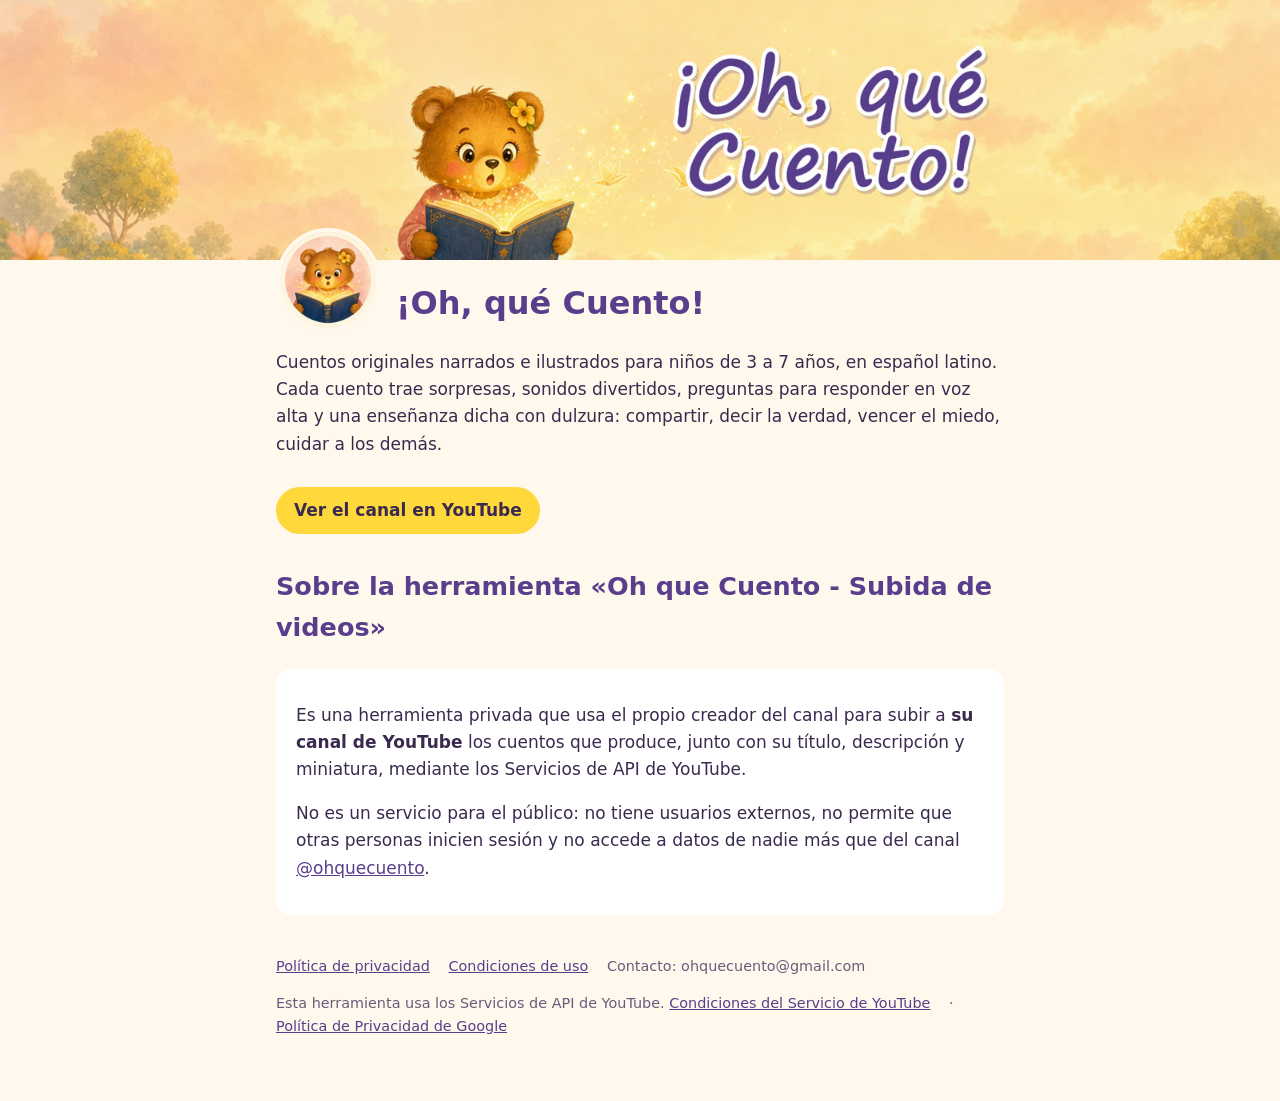
<file: index.html>
<!doctype html>
<html lang="es">
<head>
  <meta charset="utf-8">
  <meta name="viewport" content="width=device-width, initial-scale=1">
  <meta name="google-site-verification" content="EWgUcuRinA0sjQncfVn5P4TK1l71SepmMtPO2A5rj2M" />
  <title>¡Oh, qué Cuento!</title>
  <meta name="description" content="Cuentos originales narrados e ilustrados para niños de 3 a 7 años, en español latino.">
  <link rel="icon" href="logo.png">
  <link rel="stylesheet" href="estilo.css">
</head>
<body>
  <img class="banner" src="banner.jpg" alt="La osita de ¡Oh, qué Cuento! leyendo un libro en una colina">
  <main>
    <div class="cabecera">
      <img src="logo.png" alt="Logo de ¡Oh, qué Cuento!">
      <h1>¡Oh, qué Cuento!</h1>
    </div>
    <p>Cuentos originales narrados e ilustrados para niños de 3 a 7 años, en español latino.
      Cada cuento trae sorpresas, sonidos divertidos, preguntas para responder en voz alta y
      una enseñanza dicha con dulzura: compartir, decir la verdad, vencer el miedo, cuidar a los demás.</p>
    <a class="boton" href="https://www.youtube.com/@ohquecuento">Ver el canal en YouTube</a>

    <h2>Sobre la herramienta «Oh que Cuento - Subida de videos»</h2>
    <div class="tarjeta">
      <p>Es una herramienta privada que usa el propio creador del canal para subir a
        <strong>su canal de YouTube</strong> los cuentos que produce, junto con su título,
        descripción y miniatura, mediante los Servicios de API de YouTube.</p>
      <p>No es un servicio para el público: no tiene usuarios externos, no permite que otras
        personas inicien sesión y no accede a datos de nadie más que del canal
        <a href="https://www.youtube.com/@ohquecuento">@ohquecuento</a>.</p>
    </div>

    <footer>
      <a href="privacidad.html">Política de privacidad</a>
      <a href="condiciones.html">Condiciones de uso</a>
      <span>Contacto: ohquecuento@gmail.com</span>
      <p>Esta herramienta usa los Servicios de API de YouTube.
        <a href="https://www.youtube.com/t/terms">Condiciones del Servicio de YouTube</a> ·
        <a href="https://policies.google.com/privacy">Política de Privacidad de Google</a></p>
    </footer>
  </main>
</body>
</html>
</file>
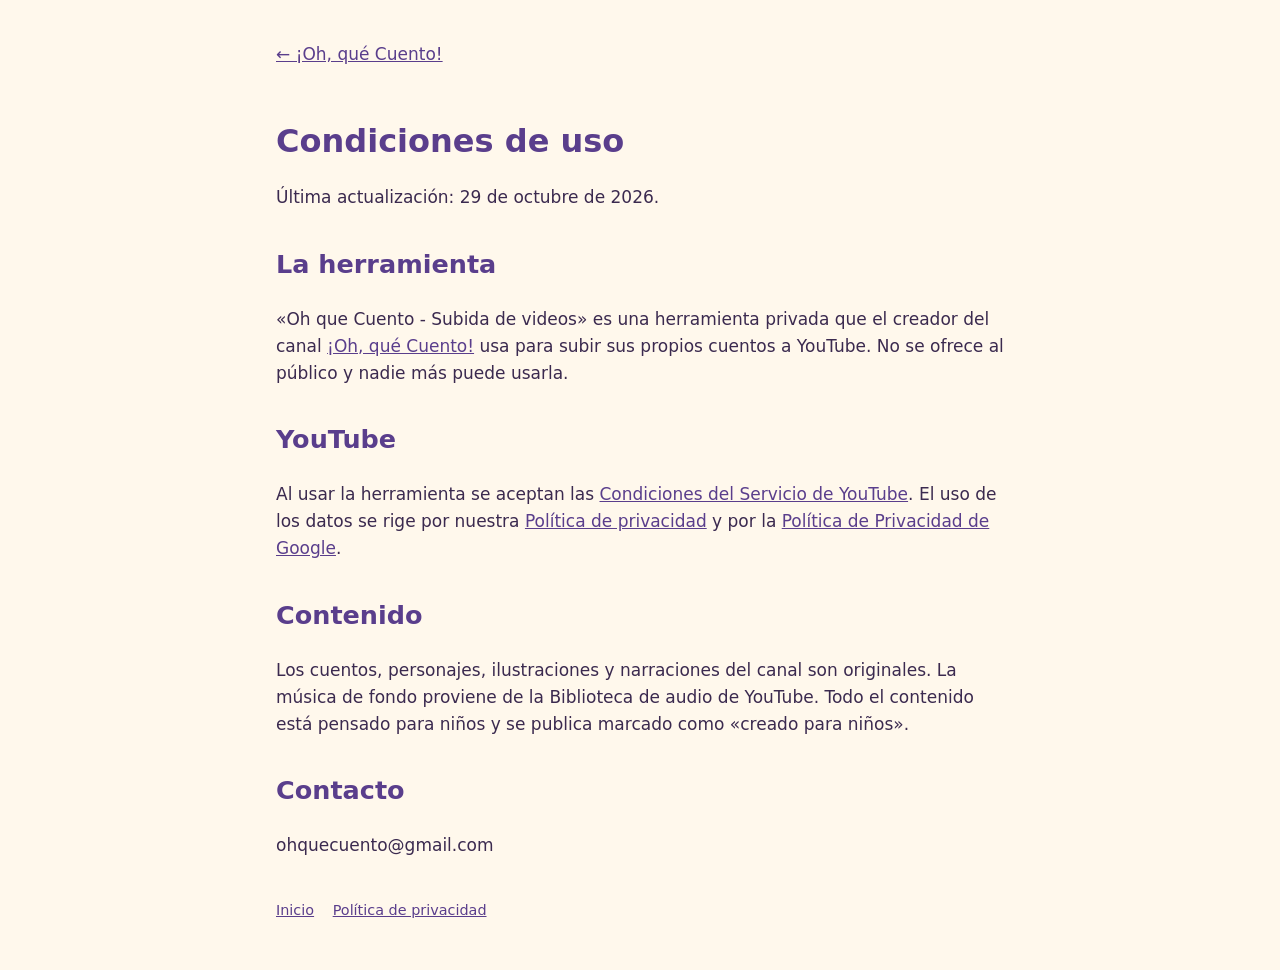
<file: condiciones.html>
<!doctype html>
<html lang="es">
<head>
  <meta charset="utf-8">
  <meta name="viewport" content="width=device-width, initial-scale=1">
  <title>Condiciones · ¡Oh, qué Cuento!</title>
  <link rel="icon" href="logo.png">
  <link rel="stylesheet" href="estilo.css">
</head>
<body>
  <main>
    <p><a href="index.html">← ¡Oh, qué Cuento!</a></p>
    <h1>Condiciones de uso</h1>
    <p>Última actualización: 29 de octubre de 2026.</p>

    <h2>La herramienta</h2>
    <p>«Oh que Cuento - Subida de videos» es una herramienta privada que el creador del canal
      <a href="https://www.youtube.com/@ohquecuento">¡Oh, qué Cuento!</a> usa para subir sus propios cuentos a
      YouTube. No se ofrece al público y nadie más puede usarla.</p>

    <h2>YouTube</h2>
    <p>Al usar la herramienta se aceptan las
      <a href="https://www.youtube.com/t/terms">Condiciones del Servicio de YouTube</a>. El uso de los datos se
      rige por nuestra <a href="privacidad.html">Política de privacidad</a> y por la
      <a href="https://policies.google.com/privacy">Política de Privacidad de Google</a>.</p>

    <h2>Contenido</h2>
    <p>Los cuentos, personajes, ilustraciones y narraciones del canal son originales. La música de fondo
      proviene de la Biblioteca de audio de YouTube. Todo el contenido está pensado para niños y se publica
      marcado como «creado para niños».</p>

    <h2>Contacto</h2>
    <p>ohquecuento@gmail.com</p>

    <footer>
      <a href="index.html">Inicio</a>
      <a href="privacidad.html">Política de privacidad</a>
    </footer>
  </main>
</body>
</html>
</file>
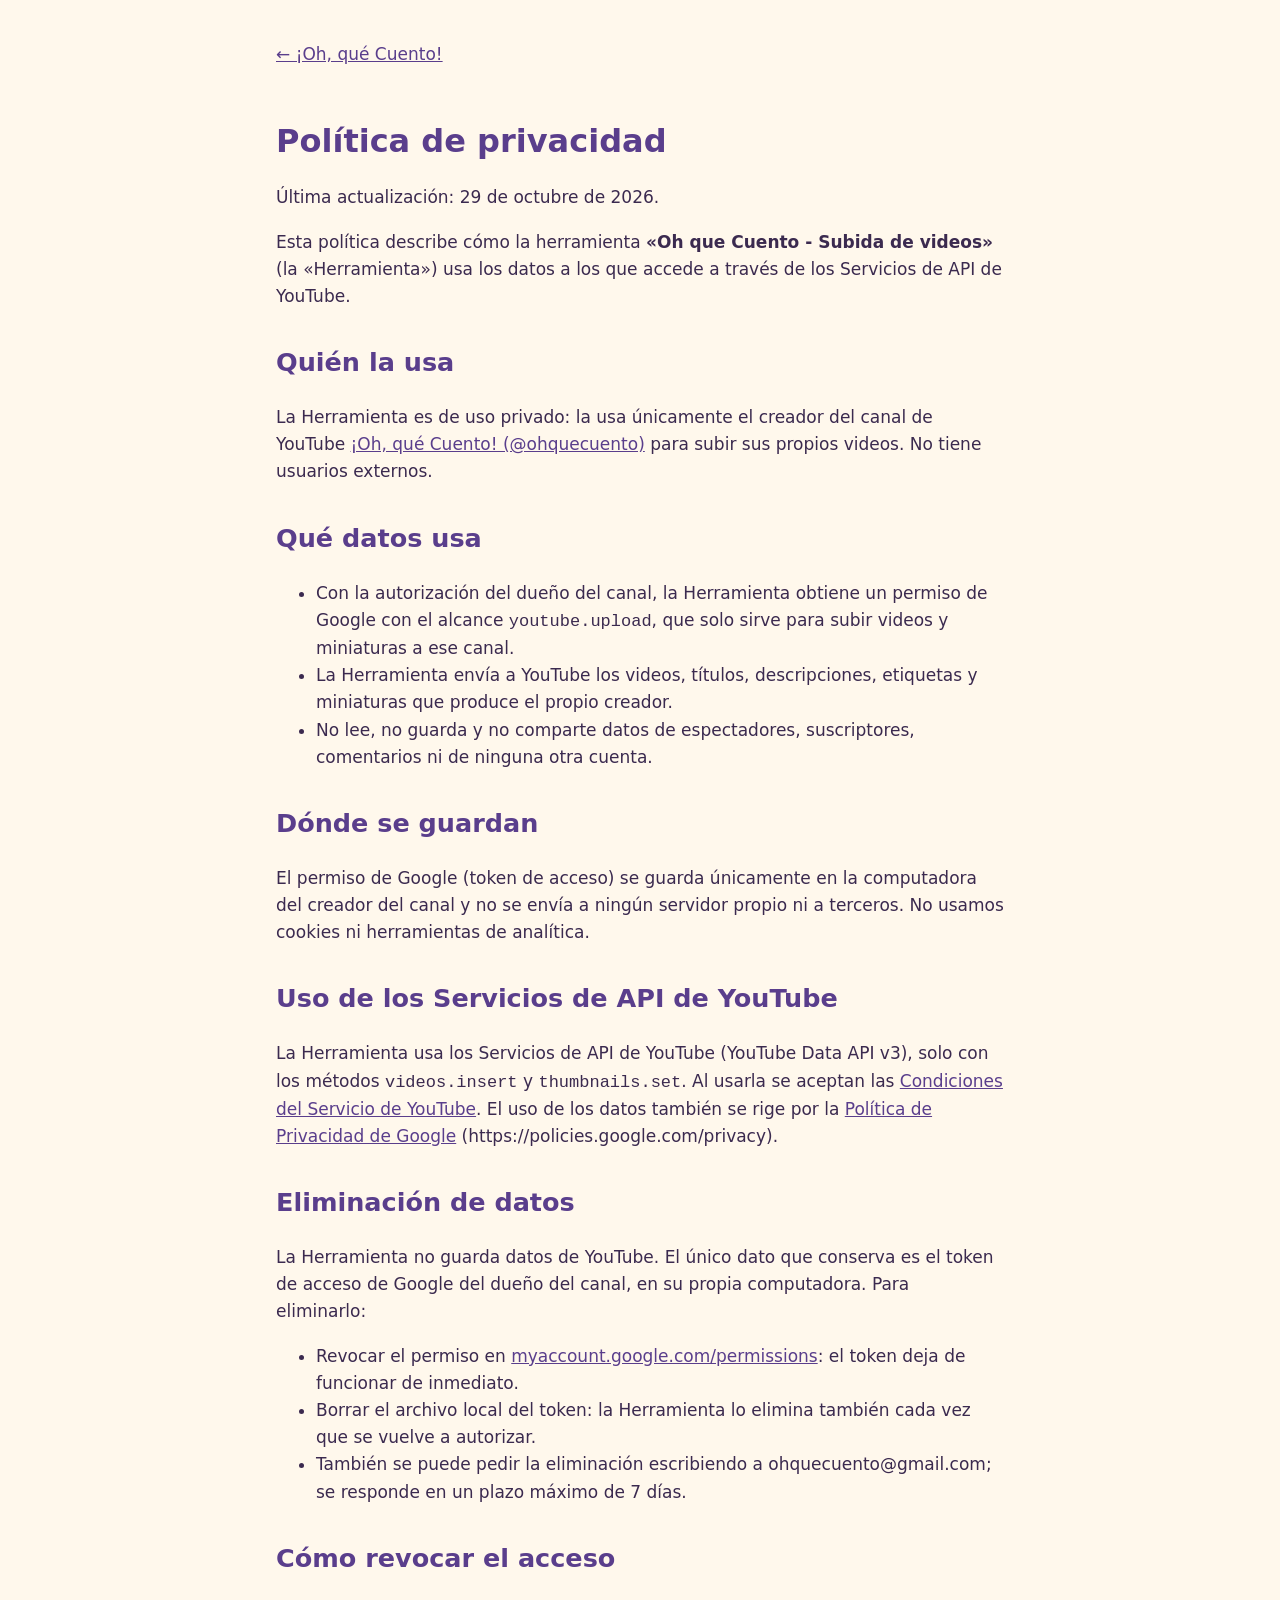
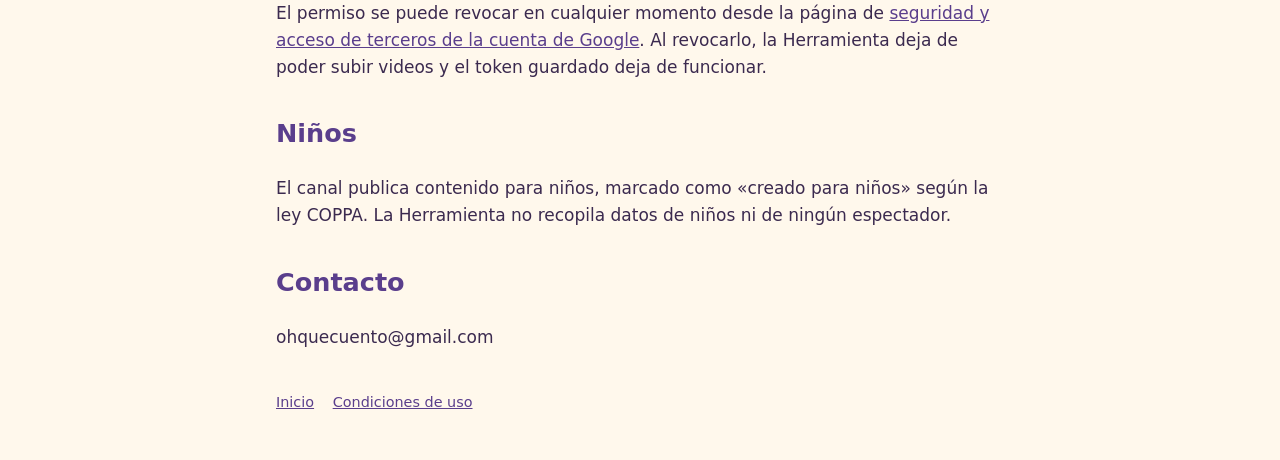
<file: privacidad.html>
<!doctype html>
<html lang="es">
<head>
  <meta charset="utf-8">
  <meta name="viewport" content="width=device-width, initial-scale=1">
  <title>Privacidad · ¡Oh, qué Cuento!</title>
  <link rel="icon" href="logo.png">
  <link rel="stylesheet" href="estilo.css">
</head>
<body>
  <main>
    <p><a href="index.html">← ¡Oh, qué Cuento!</a></p>
    <h1>Política de privacidad</h1>
    <p>Última actualización: 29 de octubre de 2026.</p>

    <p>Esta política describe cómo la herramienta <strong>«Oh que Cuento - Subida de videos»</strong>
      (la «Herramienta») usa los datos a los que accede a través de los Servicios de API de YouTube.</p>

    <h2>Quién la usa</h2>
    <p>La Herramienta es de uso privado: la usa únicamente el creador del canal de YouTube
      <a href="https://www.youtube.com/@ohquecuento">¡Oh, qué Cuento! (@ohquecuento)</a> para subir sus
      propios videos. No tiene usuarios externos.</p>

    <h2>Qué datos usa</h2>
    <ul>
      <li>Con la autorización del dueño del canal, la Herramienta obtiene un permiso de Google con el alcance
        <code>youtube.upload</code>, que solo sirve para subir videos y miniaturas a ese canal.</li>
      <li>La Herramienta envía a YouTube los videos, títulos, descripciones, etiquetas y miniaturas que produce
        el propio creador.</li>
      <li>No lee, no guarda y no comparte datos de espectadores, suscriptores, comentarios ni de ninguna otra
        cuenta.</li>
    </ul>

    <h2>Dónde se guardan</h2>
    <p>El permiso de Google (token de acceso) se guarda únicamente en la computadora del creador del canal y
      no se envía a ningún servidor propio ni a terceros. No usamos cookies ni herramientas de analítica.</p>

    <h2>Uso de los Servicios de API de YouTube</h2>
    <p>La Herramienta usa los Servicios de API de YouTube (YouTube Data API v3), solo con los métodos
      <code>videos.insert</code> y <code>thumbnails.set</code>. Al usarla se aceptan las
      <a href="https://www.youtube.com/t/terms">Condiciones del Servicio de YouTube</a>. El uso de los datos
      también se rige por la <a href="https://policies.google.com/privacy">Política de Privacidad de Google</a>
      (https://policies.google.com/privacy).</p>

    <h2>Eliminación de datos</h2>
    <p>La Herramienta no guarda datos de YouTube. El único dato que conserva es el token de acceso de Google
      del dueño del canal, en su propia computadora. Para eliminarlo:</p>
    <ul>
      <li>Revocar el permiso en <a href="https://myaccount.google.com/permissions">myaccount.google.com/permissions</a>:
        el token deja de funcionar de inmediato.</li>
      <li>Borrar el archivo local del token: la Herramienta lo elimina también cada vez que se vuelve a autorizar.</li>
      <li>También se puede pedir la eliminación escribiendo a ohquecuento@gmail.com; se responde en un plazo
        máximo de 7 días.</li>
    </ul>

    <h2>Cómo revocar el acceso</h2>
    <p>El permiso se puede revocar en cualquier momento desde la página de
      <a href="https://myaccount.google.com/permissions">seguridad y acceso de terceros de la cuenta de Google</a>.
      Al revocarlo, la Herramienta deja de poder subir videos y el token guardado deja de funcionar.</p>

    <h2>Niños</h2>
    <p>El canal publica contenido para niños, marcado como «creado para niños» según la ley COPPA. La
      Herramienta no recopila datos de niños ni de ningún espectador.</p>

    <h2>Contacto</h2>
    <p>ohquecuento@gmail.com</p>

    <footer>
      <a href="index.html">Inicio</a>
      <a href="condiciones.html">Condiciones de uso</a>
    </footer>
  </main>
</body>
</html>
</file>
<file: estilo.css>
:root {
  --fondo: #fff8ec;
  --texto: #3b2a4f;
  --suave: #6b5a7d;
  --acento: #5a3e8c;
  --amarillo: #ffd93b;
  --tarjeta: #ffffff;
}
@media (prefers-color-scheme: dark) {
  :root {
    --fondo: #1f1a29;
    --texto: #f3ecff;
    --suave: #c9bddb;
    --acento: #c9a8ff;
    --tarjeta: #2a2338;
  }
}
* { box-sizing: border-box; }
body {
  margin: 0;
  background: var(--fondo);
  color: var(--texto);
  font: 17px/1.6 system-ui, -apple-system, "Segoe UI", Roboto, sans-serif;
}
.banner { width: 100%; max-height: 260px; object-fit: cover; display: block; }
main { max-width: 760px; margin: 0 auto; padding: 24px 16px 48px; }
.cabecera { display: flex; align-items: center; gap: 16px; margin-top: -56px; }
.cabecera img { width: 104px; height: 104px; border-radius: 50%; border: 4px solid var(--fondo); background: var(--fondo); }
h1 { margin: 48px 0 0; font-size: 2rem; color: var(--acento); }
h2 { color: var(--acento); margin-top: 2rem; }
a { color: var(--acento); }
.boton {
  display: inline-block; margin-top: 12px; padding: 10px 18px; border-radius: 999px;
  background: var(--amarillo); color: #3b2a4f; font-weight: 700; text-decoration: none;
}
.tarjeta { background: var(--tarjeta); border-radius: 16px; padding: 16px 20px; margin-top: 16px; }
footer { margin-top: 40px; font-size: 0.9rem; color: var(--suave); }
footer a { margin-right: 14px; }
@media (max-width: 520px) {
  .cabecera { flex-direction: column; align-items: flex-start; margin-top: -48px; }
  h1 { margin-top: 0; }
}
</file>
